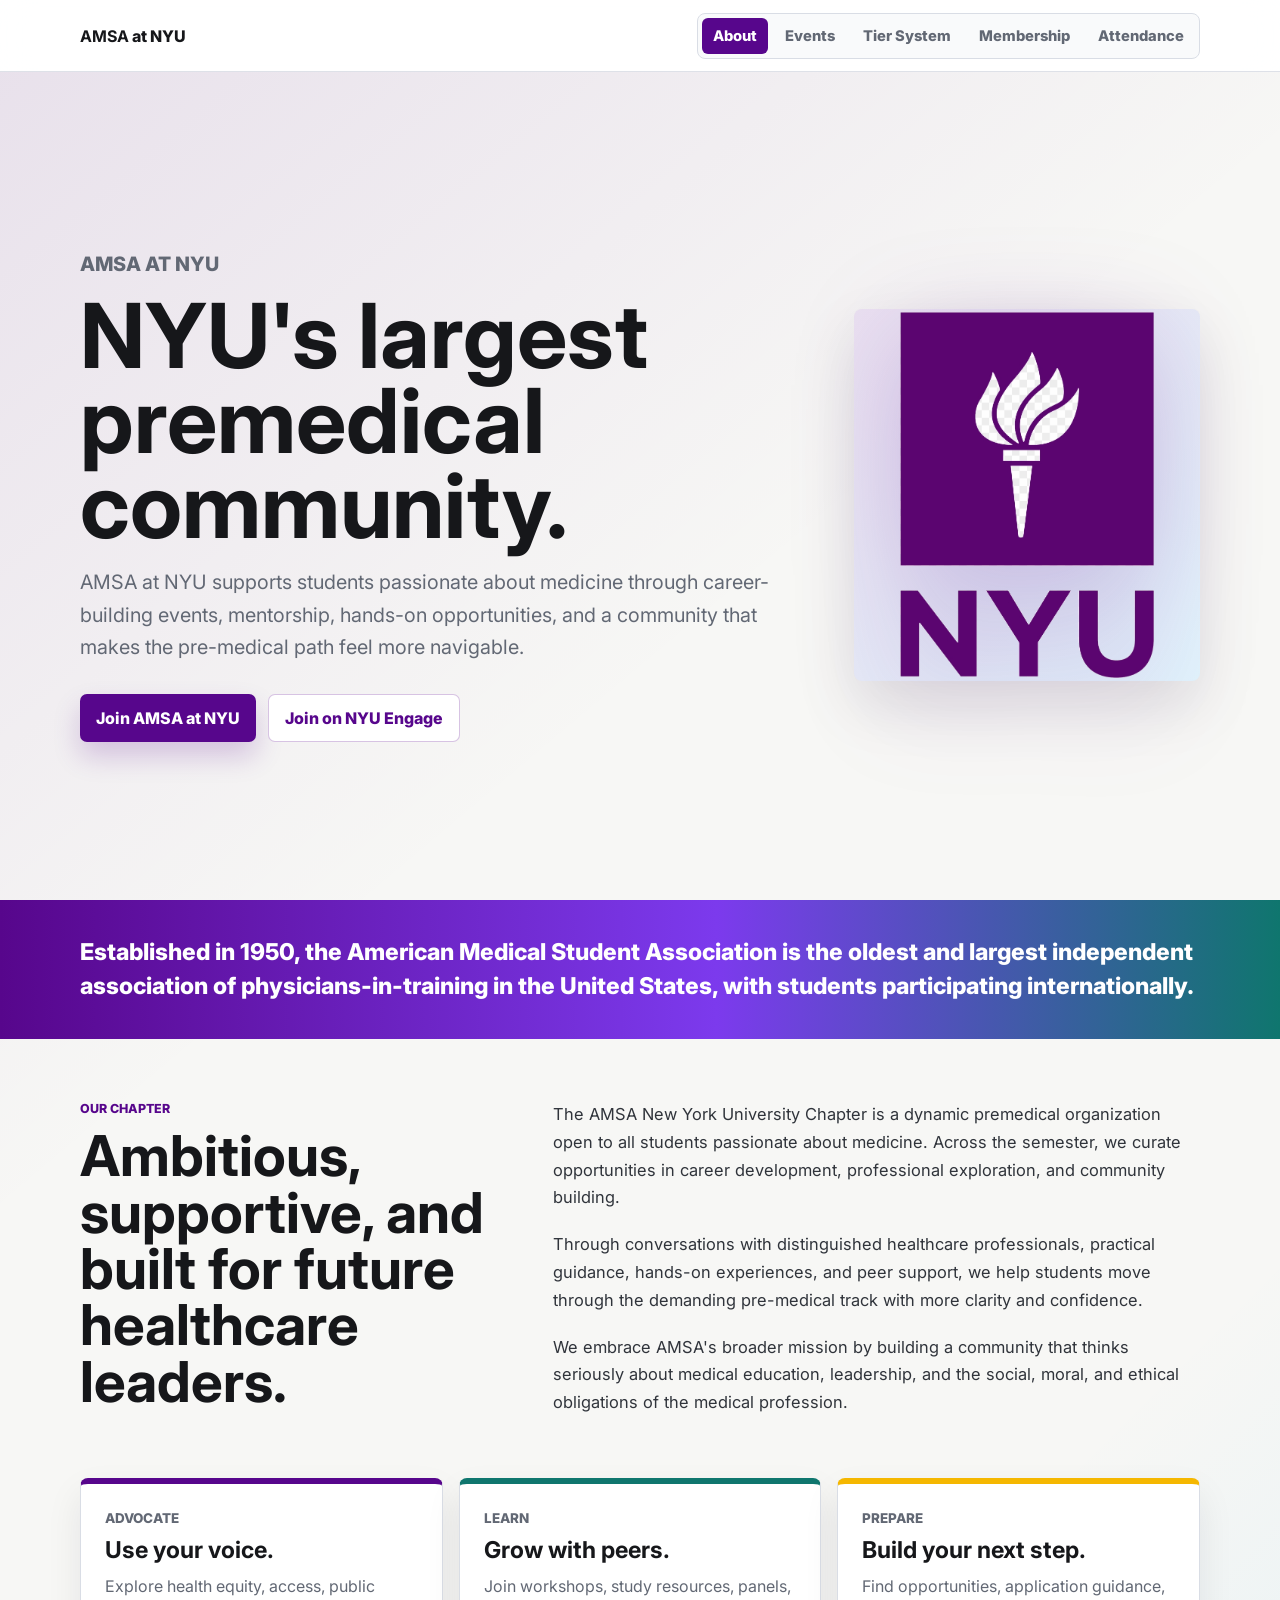
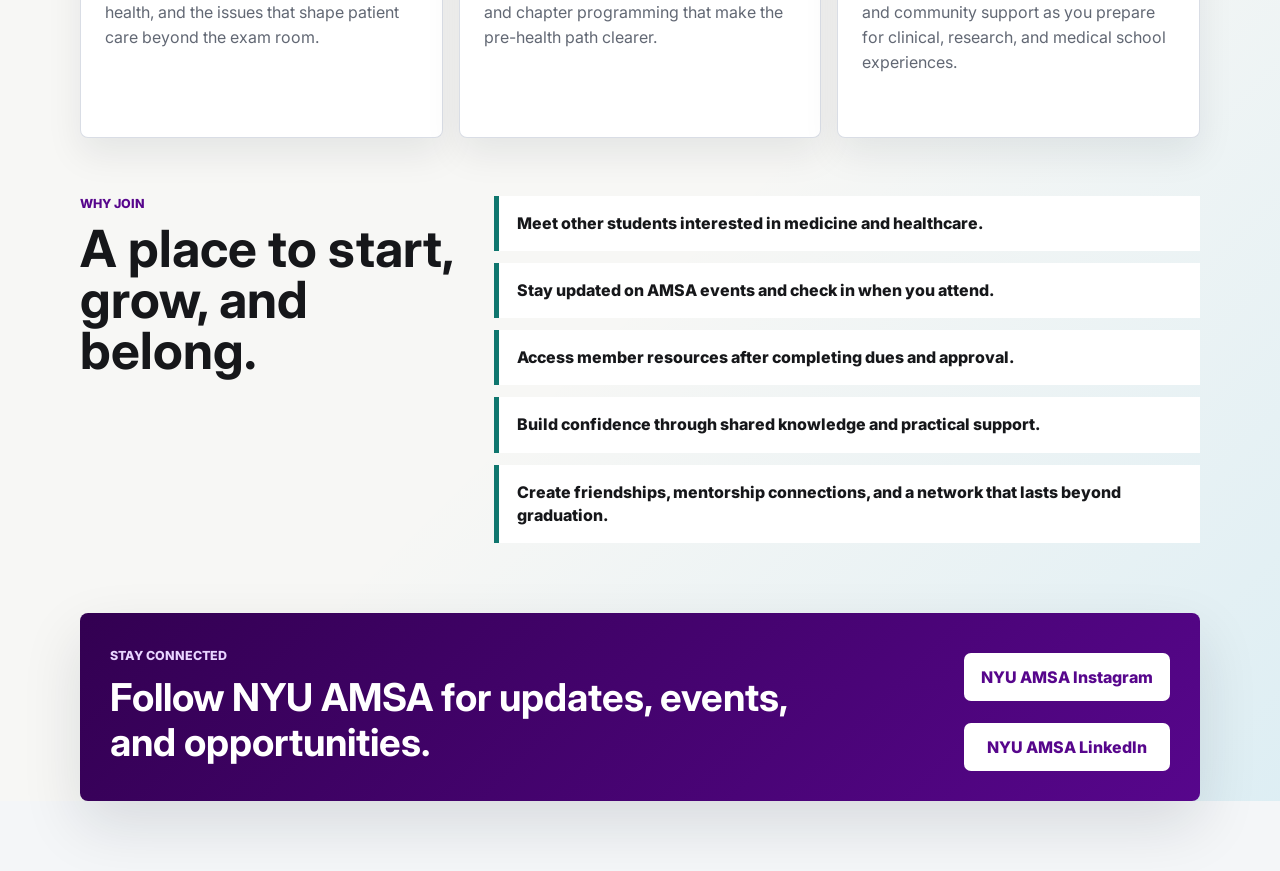
<file: index.html>
<!doctype html>
<html lang="en">
  <head>
    <meta charset="UTF-8" />
    <meta name="viewport" content="width=device-width, initial-scale=1.0" />
    <title>About AMSA at NYU</title>
    <link rel="icon" href="assets/favicon.svg" type="image/svg+xml" />
    <link rel="preconnect" href="https://fonts.googleapis.com" />
    <link rel="preconnect" href="https://fonts.gstatic.com" crossorigin />
    <link
      href="https://fonts.googleapis.com/css2?family=Inter:wght@400;500;600;700;800&display=swap"
      rel="stylesheet"
    />
    <link rel="stylesheet" href="styles.css?v=tiers-1" />
  </head>
  <body>
    <header class="site-header">
      <a class="site-brand" href="index.html">
        <span><strong>AMSA</strong> at NYU</span>
      </a>
      <nav class="site-nav" aria-label="Primary navigation">
        <a class="is-active" href="index.html">About</a>
        <a href="events.html">Events</a>
        <a href="tiers.html">Tier System</a>
        <a href="membership.html">Membership</a>
        <a href="attendance.html">Attendance</a>
      </nav>
    </header>

    <main class="about-page">
      <section class="about-hero">
        <div class="about-hero__copy">
          <p class="section-kicker">AMSA at NYU</p>
          <h1>NYU's largest premedical community.</h1>
          <p>
            AMSA at NYU supports students passionate about medicine through
            career-building events, mentorship, hands-on opportunities, and a
            community that makes the pre-medical path feel more navigable.
          </p>
          <div class="hero-actions">
            <a class="primary-link" href="membership.html">Join AMSA at NYU</a>
            <a
              class="secondary-link"
              href="https://engage.nyu.edu/organization/american-medical-students-association"
              target="_blank"
              rel="noopener"
            >
              Join on NYU Engage
            </a>
          </div>
        </div>
        <div class="about-hero__mark" aria-hidden="true">
          <img src="assets/nyu-logo.png" alt="" />
        </div>
      </section>

      <section class="about-band">
        <p>
          Established in 1950, the American Medical Student Association is the
          oldest and largest independent association of physicians-in-training
          in the United States, with students participating internationally.
        </p>
      </section>

      <section class="about-story" aria-label="About AMSA at NYU">
        <div>
          <p class="section-kicker">Our chapter</p>
          <h2>Ambitious, supportive, and built for future healthcare leaders.</h2>
        </div>
        <div class="about-story__copy">
          <p>
            The AMSA New York University Chapter is a dynamic premedical
            organization open to all students passionate about medicine. Across
            the semester, we curate opportunities in career development,
            professional exploration, and community building.
          </p>
          <p>
            Through conversations with distinguished healthcare professionals,
            practical guidance, hands-on experiences, and peer support, we help
            students move through the demanding pre-medical track with more
            clarity and confidence.
          </p>
          <p>
            We embrace AMSA's broader mission by building a community that
            thinks seriously about medical education, leadership, and the
            social, moral, and ethical obligations of the medical profession.
          </p>
        </div>
      </section>

      <section class="about-grid" aria-label="What AMSA at NYU does">
        <article>
          <p class="card-kicker">Advocate</p>
          <h2>Use your voice.</h2>
          <p>
            Explore health equity, access, public health, and the issues that
            shape patient care beyond the exam room.
          </p>
        </article>
        <article>
          <p class="card-kicker">Learn</p>
          <h2>Grow with peers.</h2>
          <p>
            Join workshops, study resources, panels, and chapter programming
            that make the pre-health path clearer.
          </p>
        </article>
        <article>
          <p class="card-kicker">Prepare</p>
          <h2>Build your next step.</h2>
          <p>
            Find opportunities, application guidance, and community support as
            you prepare for clinical, research, and medical school experiences.
          </p>
        </article>
      </section>

      <section class="about-split">
        <div>
          <p class="section-kicker">Why join</p>
          <h2>A place to start, grow, and belong.</h2>
        </div>
        <div class="about-list">
          <p>Meet other students interested in medicine and healthcare.</p>
          <p>Stay updated on AMSA events and check in when you attend.</p>
          <p>Access member resources after completing dues and approval.</p>
          <p>Build confidence through shared knowledge and practical support.</p>
          <p>Create friendships, mentorship connections, and a network that lasts beyond graduation.</p>
        </div>
      </section>

      <section class="about-connect" aria-label="Connect with AMSA at NYU">
        <div>
          <p class="section-kicker">Stay connected</p>
          <h2>Follow NYU AMSA for updates, events, and opportunities.</h2>
        </div>
        <div class="connect-links">
          <a
            class="secondary-link secondary-link--light"
            href="https://www.instagram.com/nyuamsa/"
            target="_blank"
            rel="noopener"
          >
            NYU AMSA Instagram
          </a>
          <a
            class="secondary-link secondary-link--light"
            href="https://linkedin.com/in/nyuamsa"
            target="_blank"
            rel="noopener"
          >
            NYU AMSA LinkedIn
          </a>
        </div>
      </section>
    </main>
  </body>
</html>
</file>
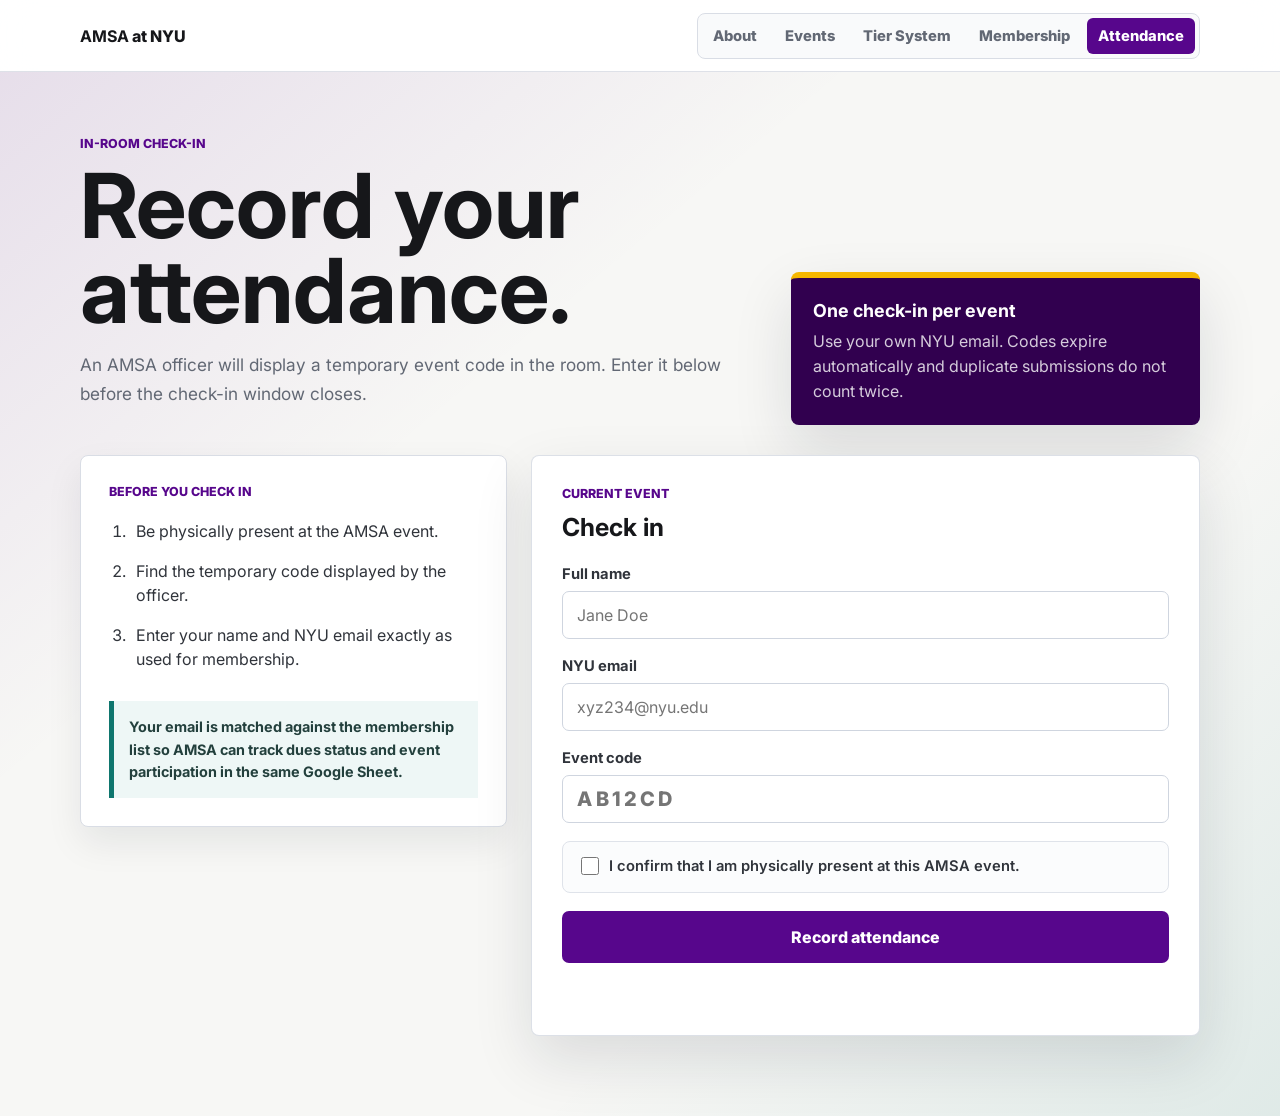
<file: attendance.html>
<!doctype html>
<html lang="en">
  <head>
    <meta charset="UTF-8" />
    <meta name="viewport" content="width=device-width, initial-scale=1.0" />
    <title>AMSA at NYU Attendance</title>
    <link rel="icon" href="assets/favicon.svg" type="image/svg+xml" />
    <link rel="preconnect" href="https://fonts.googleapis.com" />
    <link rel="preconnect" href="https://fonts.gstatic.com" crossorigin />
    <link
      href="https://fonts.googleapis.com/css2?family=Inter:wght@400;500;600;700;800&display=swap"
      rel="stylesheet"
    />
    <link rel="stylesheet" href="styles.css?v=tiers-1" />
  </head>
  <body>
    <header class="site-header">
      <a class="site-brand" href="index.html">
        <span><strong>AMSA</strong> at NYU</span>
      </a>
      <nav class="site-nav" aria-label="Primary navigation">
        <a href="index.html">About</a>
        <a href="events.html">Events</a>
        <a href="tiers.html">Tier System</a>
        <a href="membership.html">Membership</a>
        <a class="is-active" href="attendance.html">Attendance</a>
      </nav>
    </header>

    <main class="attendance-page">
      <section class="attendance-intro">
        <div>
          <p class="section-kicker">In-room check-in</p>
          <h1>Record your attendance.</h1>
          <p>
            An AMSA officer will display a temporary event code in the room.
            Enter it below before the check-in window closes.
          </p>
        </div>
        <aside class="attendance-rule" aria-label="How attendance check-in works">
          <strong>One check-in per event</strong>
          <p>
            Use your own NYU email. Codes expire automatically and duplicate
            submissions do not count twice.
          </p>
        </aside>
      </section>

      <section class="attendance-workspace" aria-label="Event attendance form">
        <div class="attendance-steps">
          <p class="section-kicker">Before you check in</p>
          <ol>
            <li>Be physically present at the AMSA event.</li>
            <li>Find the temporary code displayed by the officer.</li>
            <li>Enter your name and NYU email exactly as used for membership.</li>
          </ol>
          <p class="attendance-note">
            Your email is matched against the membership list so AMSA can track
            dues status and event participation in the same Google Sheet.
          </p>
        </div>

        <form class="signup-form attendance-form" id="attendanceForm">
          <div class="form-header">
            <p class="section-kicker">Current event</p>
            <h2>Check in</h2>
          </div>

          <label>
            <span>Full name</span>
            <input
              id="attendanceName"
              name="fullName"
              type="text"
              autocomplete="name"
              placeholder="Jane Doe"
              required
            />
          </label>

          <label>
            <span>NYU email</span>
            <input
              id="attendanceEmail"
              name="email"
              type="email"
              autocomplete="email"
              placeholder="xyz234@nyu.edu"
              pattern="^[A-Za-z0-9._%+-]+@nyu\.edu$"
              required
            />
          </label>

          <label>
            <span>Event code</span>
            <input
              id="attendanceCode"
              name="eventCode"
              class="event-code-input"
              type="text"
              inputmode="text"
              autocomplete="one-time-code"
              autocapitalize="characters"
              maxlength="8"
              placeholder="AB12CD"
              required
            />
          </label>

          <label class="check-row">
            <input id="inRoom" name="inRoom" type="checkbox" required />
            <span>I confirm that I am physically present at this AMSA event.</span>
          </label>

          <button class="submit-button" type="submit">
            <span>Record attendance</span>
          </button>

          <p class="status" id="attendanceStatus" role="status" aria-live="polite"></p>
        </form>
      </section>
    </main>

    <script src="config.js"></script>
    <script src="attendance.js?v=3"></script>
  </body>
</html>
</file>
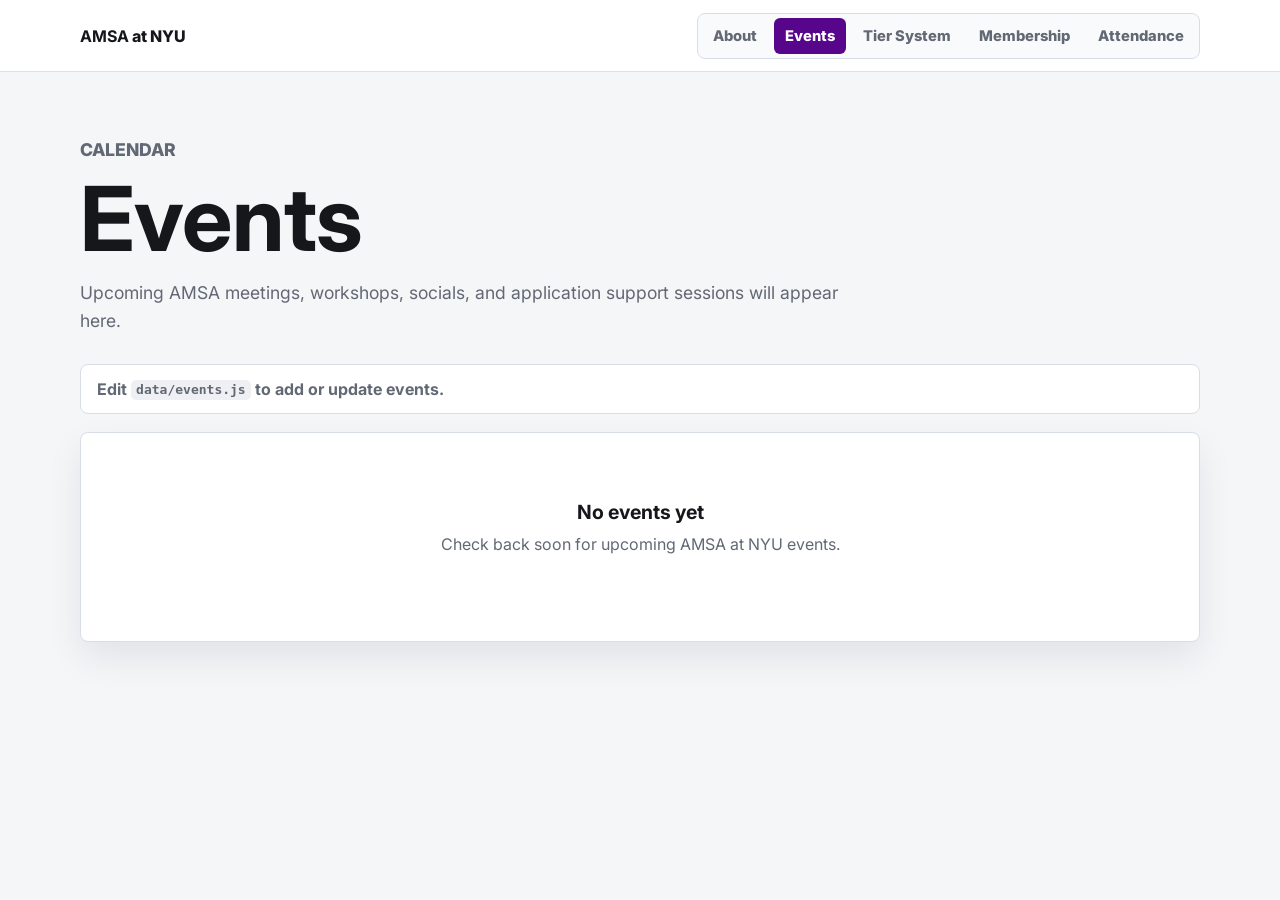
<file: events.html>
<!doctype html>
<html lang="en">
  <head>
    <meta charset="UTF-8" />
    <meta name="viewport" content="width=device-width, initial-scale=1.0" />
    <title>AMSA at NYU Events</title>
    <link rel="icon" href="assets/favicon.svg" type="image/svg+xml" />
    <link rel="preconnect" href="https://fonts.googleapis.com" />
    <link rel="preconnect" href="https://fonts.gstatic.com" crossorigin />
    <link
      href="https://fonts.googleapis.com/css2?family=Inter:wght@400;500;600;700;800&display=swap"
      rel="stylesheet"
    />
    <link rel="stylesheet" href="styles.css?v=tiers-1" />
  </head>
  <body>
    <header class="site-header">
      <a class="site-brand" href="index.html">
        <span><strong>AMSA</strong> at NYU</span>
      </a>
      <nav class="site-nav" aria-label="Primary navigation">
        <a href="index.html">About</a>
        <a class="is-active" href="events.html">Events</a>
        <a href="tiers.html">Tier System</a>
        <a href="membership.html">Membership</a>
        <a href="attendance.html">Attendance</a>
      </nav>
    </header>

    <main class="directory-page">
      <section class="directory-hero">
        <p class="section-kicker">Calendar</p>
        <h1>Events</h1>
        <p>
          Upcoming AMSA meetings, workshops, socials, and application support
          sessions will appear here.
        </p>
      </section>

      <section class="directory-toolbar" aria-label="Events update note">
        <p>Edit <code>data/events.js</code> to add or update events.</p>
      </section>

      <section class="listing-grid" id="eventsList" aria-label="Events list"></section>
    </main>

    <script src="data/events.js"></script>
    <script src="listing-page.js"></script>
    <script>
      renderListingPage({
        targetId: "eventsList",
        items: window.AMSA_EVENTS,
        emptyTitle: "No events yet",
        emptyMessage: "Check back soon for upcoming AMSA at NYU events.",
        actionLabel: "Details"
      });
    </script>
  </body>
</html>
</file>
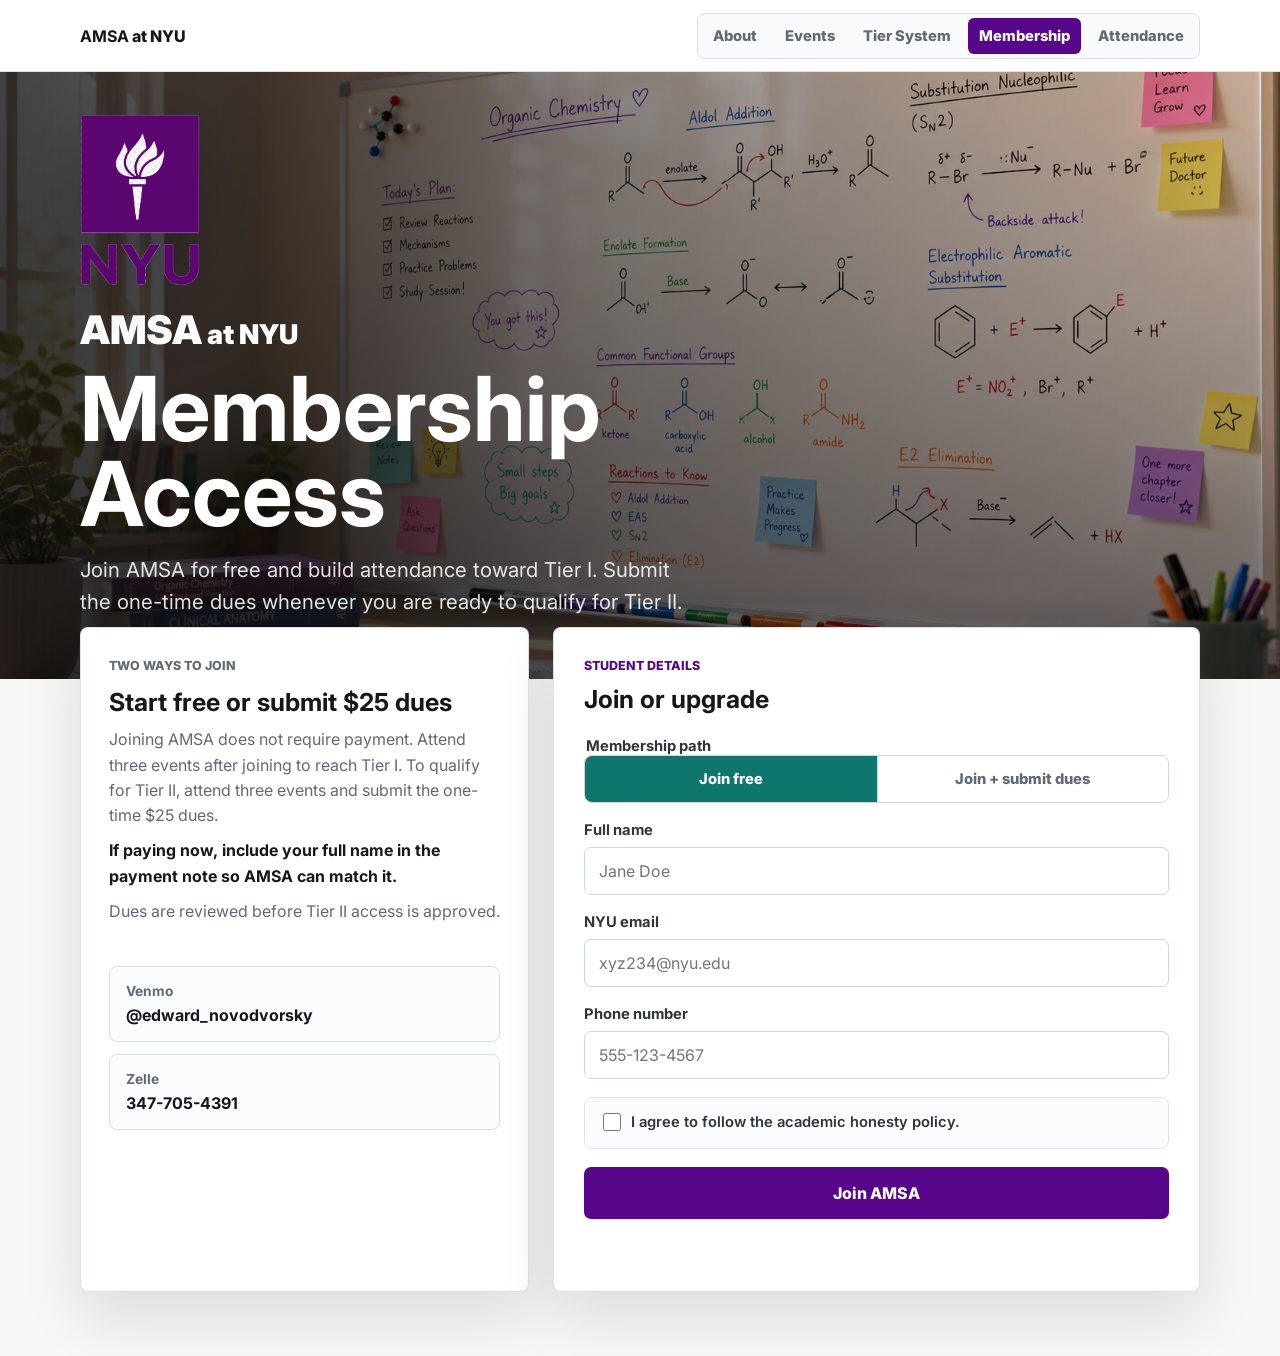
<file: membership.html>
<!doctype html>
<html lang="en">
  <head>
    <meta charset="UTF-8" />
    <meta name="viewport" content="width=device-width, initial-scale=1.0" />
    <title>AMSA at NYU Membership</title>
    <link rel="icon" href="assets/favicon.svg" type="image/svg+xml" />
    <link rel="preconnect" href="https://fonts.googleapis.com" />
    <link rel="preconnect" href="https://fonts.gstatic.com" crossorigin />
    <link
      href="https://fonts.googleapis.com/css2?family=Inter:wght@400;500;600;700;800&display=swap"
      rel="stylesheet"
    />
    <link rel="stylesheet" href="styles.css?v=tiers-1" />
  </head>
  <body>
    <header class="site-header">
      <a class="site-brand" href="index.html">
        <span><strong>AMSA</strong> at NYU</span>
      </a>
      <nav class="site-nav" aria-label="Primary navigation">
        <a href="index.html">About</a>
        <a href="events.html">Events</a>
        <a href="tiers.html">Tier System</a>
        <a class="is-active" href="membership.html">Membership</a>
        <a href="attendance.html">Attendance</a>
      </nav>
    </header>

    <main class="page-shell">
      <section class="hero" aria-label="AMSA membership sign up">
        <img class="hero__image" src="assets/organic-chem-whiteboard-bright-hero.png" alt="" />
        <div class="hero__shade"></div>
        <div class="hero__content">
          <div class="hero__brand-row" aria-label="AMSA and NYU">
            <img class="hero__logo hero__logo--nyu" src="assets/nyu-logo.png" alt="NYU" />
          </div>
          <p class="eyebrow hero__club-name"><span>AMSA</span> at NYU</p>
          <h1>Membership Access</h1>
          <p class="hero__copy">
            Join AMSA for free and build attendance toward Tier I. Submit the
            one-time dues whenever you are ready to qualify for Tier II.
          </p>
        </div>
      </section>

      <section class="workspace" aria-label="Membership form and payment details">
        <aside class="payment-panel">
          <div>
            <p class="section-kicker">Two ways to join</p>
            <h2>Start free or submit $25 dues</h2>
            <p>
              Joining AMSA does not require payment. Attend three events after
              joining to reach Tier I. To qualify for Tier II, attend three
              events and submit the one-time $25 dues.
              <strong class="required-note">If paying now, include your full name in the payment note so AMSA can match it.</strong>
              Dues are reviewed before Tier II access is approved.
            </p>
          </div>

          <div class="payment-methods">
            <div class="payment-method">
              <span>Venmo</span>
              <strong id="venmoHandle">@edward_novodvorsky</strong>
            </div>
            <div class="payment-method">
              <span>Zelle</span>
              <strong id="zelleHandle">347-705-4391</strong>
            </div>
          </div>

        </aside>

        <form class="signup-form" id="signupForm">
          <div class="form-header">
            <p class="section-kicker">Student details</p>
            <h2>Join or upgrade</h2>
          </div>

          <fieldset>
            <legend>Membership path</legend>
            <div class="segmented membership-path">
              <label>
                <input type="radio" name="membershipTrack" value="free" checked />
                <span>Join free</span>
              </label>
              <label>
                <input type="radio" name="membershipTrack" value="paid" />
                <span>Join + submit dues</span>
              </label>
            </div>
          </fieldset>

          <label>
            <span>Full name</span>
            <input
              id="fullName"
              name="fullName"
              type="text"
              autocomplete="name"
              placeholder="Jane Doe"
              required
            />
          </label>

          <label>
            <span>NYU email</span>
            <input
              id="email"
              name="email"
              type="email"
              autocomplete="email"
              placeholder="xyz234@nyu.edu"
              pattern="^[A-Za-z0-9._%+-]+@nyu\.edu$"
              required
            />
          </label>

          <label>
            <span>Phone number</span>
            <input
              id="phone"
              name="phone"
              type="tel"
              autocomplete="tel"
              placeholder="555-123-4567"
              required
            />
          </label>

          <fieldset class="payment-only" id="paymentFields" hidden>
            <legend>Payment method</legend>
            <div class="segmented">
              <label>
                <input type="radio" name="paymentMethod" value="Venmo" checked />
                <span>Venmo</span>
              </label>
              <label>
                <input type="radio" name="paymentMethod" value="Zelle" />
                <span>Zelle</span>
              </label>
            </div>
          </fieldset>

          <label class="payment-only" id="paymentNoteField" hidden>
            <span>Payment note or username</span>
            <input
              id="paymentNote"
              name="paymentNote"
              type="text"
              placeholder="Use the same full name from your payment note"
            />
          </label>

          <label class="check-row payment-only" id="paymentConfirmationField" hidden>
            <input id="paymentSent" name="paymentSent" type="checkbox" />
            <span><strong>✓ I have sent the one-time $25 payment and included my full name in the payment note.</strong></span>
          </label>

          <label class="check-row">
            <input id="honestyPolicy" name="honestyPolicy" type="checkbox" required />
            <span>I agree to follow the academic honesty policy.</span>
          </label>

          <button class="submit-button" type="submit">
            <span id="membershipSubmitLabel">Join AMSA</span>
          </button>

          <p class="status" id="formStatus" role="status" aria-live="polite"></p>
        </form>
      </section>
    </main>

    <script src="config.js"></script>
    <script src="script.js?v=concurrency-1"></script>
  </body>
</html>
</file>
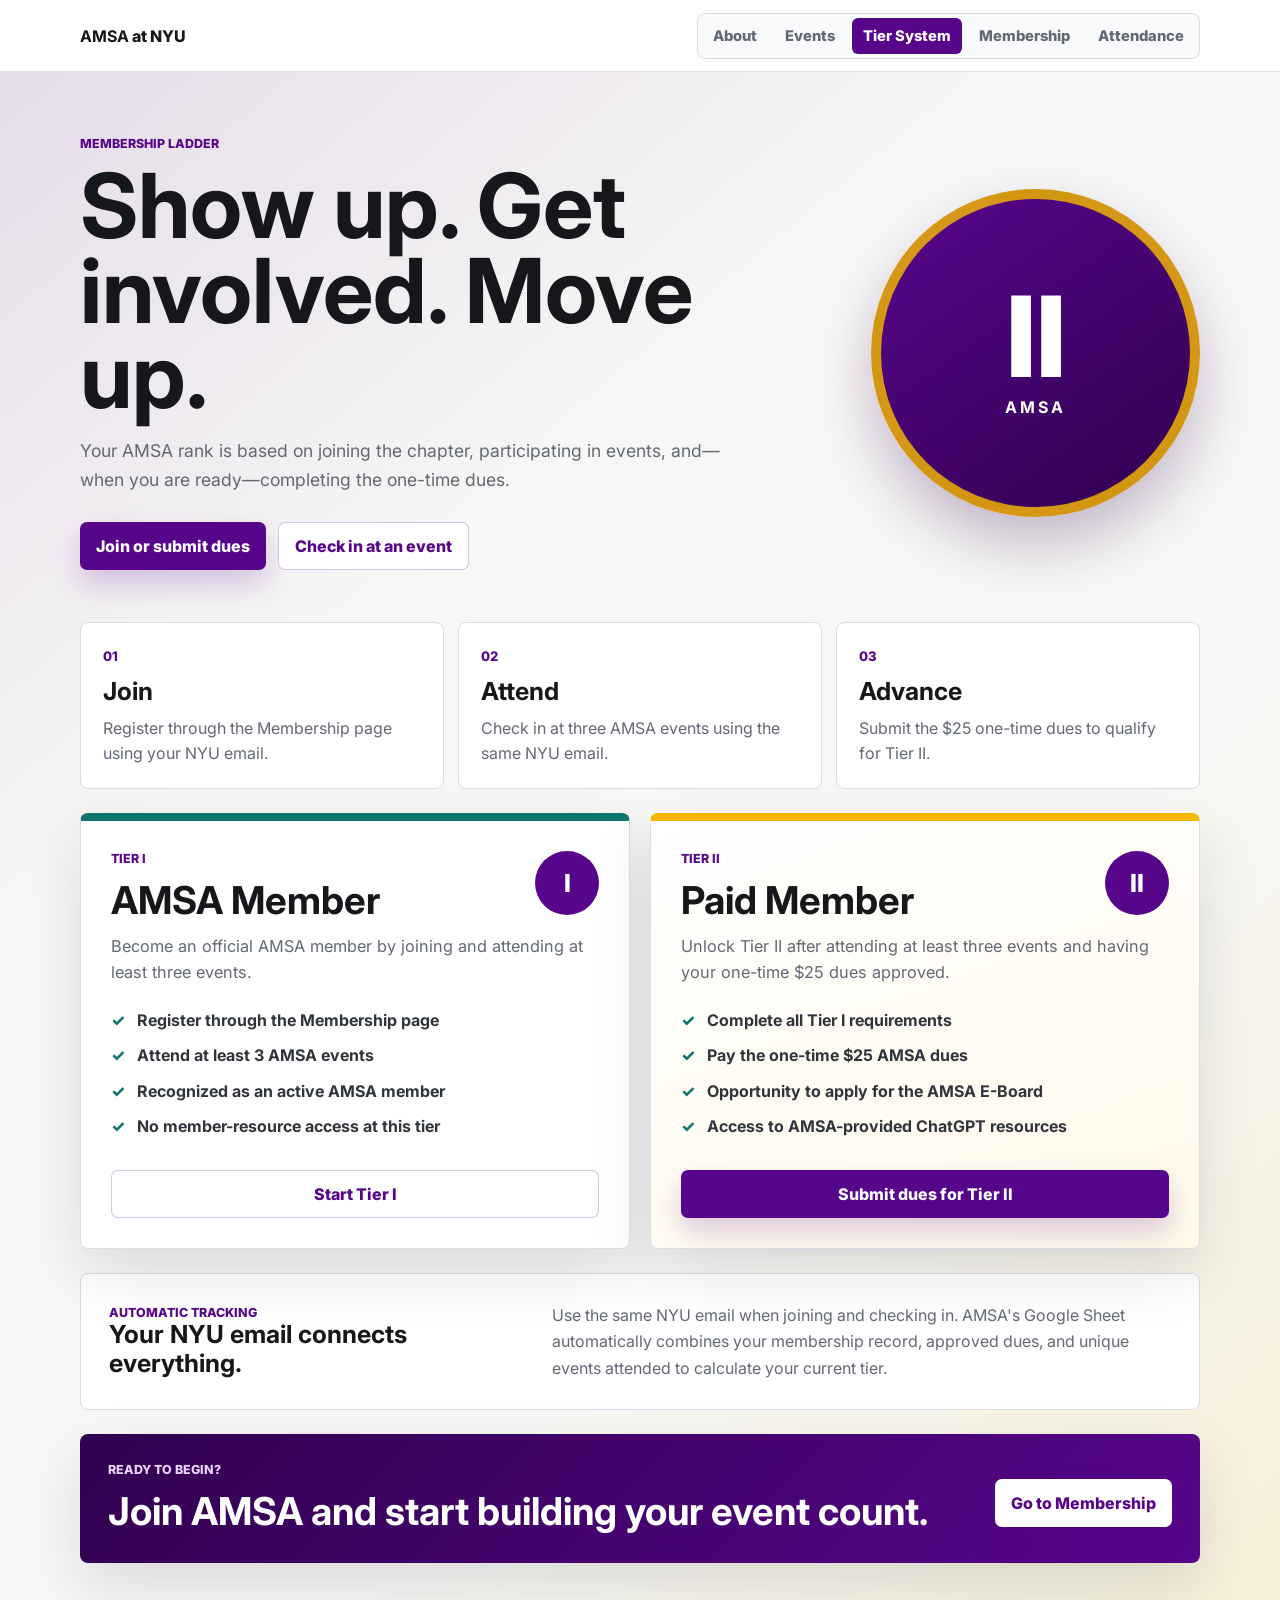
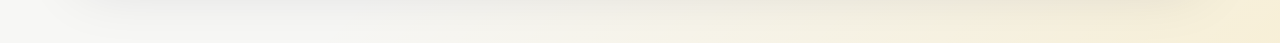
<file: tiers.html>
<!doctype html>
<html lang="en">
  <head>
    <meta charset="UTF-8" />
    <meta name="viewport" content="width=device-width, initial-scale=1.0" />
    <title>AMSA at NYU Tier System</title>
    <link rel="icon" href="assets/favicon.svg" type="image/svg+xml" />
    <link rel="preconnect" href="https://fonts.googleapis.com" />
    <link rel="preconnect" href="https://fonts.gstatic.com" crossorigin />
    <link
      href="https://fonts.googleapis.com/css2?family=Inter:wght@400;500;600;700;800&display=swap"
      rel="stylesheet"
    />
    <link rel="stylesheet" href="styles.css?v=tiers-1" />
  </head>
  <body>
    <header class="site-header">
      <a class="site-brand" href="index.html">
        <span><strong>AMSA</strong> at NYU</span>
      </a>
      <nav class="site-nav" aria-label="Primary navigation">
        <a href="index.html">About</a>
        <a href="events.html">Events</a>
        <a class="is-active" href="tiers.html">Tier System</a>
        <a href="membership.html">Membership</a>
        <a href="attendance.html">Attendance</a>
      </nav>
    </header>

    <main class="tier-page">
      <section class="tier-hero">
        <div>
          <p class="section-kicker">Membership ladder</p>
          <h1>Show up. Get involved. Move up.</h1>
          <p>
            Your AMSA rank is based on joining the chapter, participating in
            events, and—when you are ready—completing the one-time dues.
          </p>
          <div class="hero-actions">
            <a class="primary-link" href="membership.html">Join or submit dues</a>
            <a class="secondary-link" href="attendance.html">Check in at an event</a>
          </div>
        </div>
        <div class="tier-hero__badge" aria-hidden="true">
          <span>II</span>
          <strong>AMSA</strong>
        </div>
      </section>

      <section class="tier-steps" aria-label="How the AMSA tier system works">
        <article>
          <span>01</span>
          <h2>Join</h2>
          <p>Register through the Membership page using your NYU email.</p>
        </article>
        <article>
          <span>02</span>
          <h2>Attend</h2>
          <p>Check in at three AMSA events using the same NYU email.</p>
        </article>
        <article>
          <span>03</span>
          <h2>Advance</h2>
          <p>Submit the $25 one-time dues to qualify for Tier II.</p>
        </article>
      </section>

      <section class="tier-grid" aria-label="AMSA membership tiers">
        <article class="tier-card tier-card--one">
          <div class="tier-card__heading">
            <div>
              <p class="section-kicker">Tier I</p>
              <h2>AMSA Member</h2>
            </div>
            <span class="tier-number">I</span>
          </div>
          <p class="tier-card__summary">
            Become an official AMSA member by joining and attending at least
            three events.
          </p>
          <ul>
            <li>Register through the Membership page</li>
            <li>Attend at least 3 AMSA events</li>
            <li>Recognized as an active AMSA member</li>
            <li>No member-resource access at this tier</li>
          </ul>
          <a class="secondary-link tier-card__action" href="membership.html">Start Tier I</a>
        </article>

        <article class="tier-card tier-card--two">
          <div class="tier-card__heading">
            <div>
              <p class="section-kicker">Tier II</p>
              <h2>Paid Member</h2>
            </div>
            <span class="tier-number">II</span>
          </div>
          <p class="tier-card__summary">
            Unlock Tier II after attending at least three events and having
            your one-time $25 dues approved.
          </p>
          <ul>
            <li>Complete all Tier I requirements</li>
            <li>Pay the one-time $25 AMSA dues</li>
            <li>Opportunity to apply for the AMSA E-Board</li>
            <li>Access to AMSA-provided ChatGPT resources</li>
          </ul>
          <a class="primary-link tier-card__action" href="membership.html">Submit dues for Tier II</a>
        </article>
      </section>

      <section class="tier-tracking">
        <div>
          <p class="section-kicker">Automatic tracking</p>
          <h2>Your NYU email connects everything.</h2>
        </div>
        <p>
          Use the same NYU email when joining and checking in. AMSA's Google
          Sheet automatically combines your membership record, approved dues,
          and unique events attended to calculate your current tier.
        </p>
      </section>

      <section class="tier-cta">
        <div>
          <p class="section-kicker">Ready to begin?</p>
          <h2>Join AMSA and start building your event count.</h2>
        </div>
        <a class="primary-link" href="membership.html">Go to Membership</a>
      </section>
    </main>
  </body>
</html>
</file>
<file: styles.css>
:root {
  color-scheme: light;
  --ink: #16171a;
  --muted: #626874;
  --line: #d9dde5;
  --panel: #ffffff;
  --soft: #f4f6f8;
  --violet: #57068c;
  --violet-dark: #31004f;
  --gold: #f5b700;
  --teal: #0f766e;
  --coral: #c2410c;
  --sky: #0ea5e9;
  --shadow: 0 24px 60px rgba(17, 24, 39, 0.12);
}

* {
  box-sizing: border-box;
}

[hidden] {
  display: none !important;
}

body {
  margin: 0;
  font-family: Inter, system-ui, -apple-system, BlinkMacSystemFont, "Segoe UI", sans-serif;
  color: var(--ink);
  background: var(--soft);
}

a {
  color: inherit;
}

button,
input {
  font: inherit;
}

.site-header {
  position: sticky;
  top: 0;
  z-index: 10;
  display: flex;
  align-items: center;
  justify-content: space-between;
  gap: 20px;
  min-height: 72px;
  padding: 12px max(20px, calc((100vw - 1120px) / 2));
  border-bottom: 1px solid rgba(217, 221, 229, 0.86);
  background: rgba(255, 255, 255, 0.92);
  backdrop-filter: blur(16px);
}

.site-brand {
  display: inline-flex;
  align-items: center;
  color: var(--ink);
  font-weight: 800;
  text-decoration: none;
}

.site-brand span {
  white-space: nowrap;
}

.site-nav {
  display: flex;
  align-items: center;
  gap: 6px;
  padding: 4px;
  border: 1px solid var(--line);
  border-radius: 8px;
  background: #f9fafb;
}

.site-nav a {
  padding: 9px 11px;
  border-radius: 6px;
  color: var(--muted);
  font-size: 0.92rem;
  font-weight: 800;
  text-decoration: none;
}

.site-nav a:hover,
.site-nav a.is-active {
  color: #fff;
  background: var(--violet);
}

.page-shell {
  min-height: 100vh;
  background: #f7f7f5;
}

.about-page {
  background:
    linear-gradient(140deg, rgba(87, 6, 140, 0.09), transparent 34%),
    linear-gradient(315deg, rgba(14, 165, 233, 0.11), transparent 32%),
    #f7f7f5;
}

.about-hero {
  width: min(1120px, calc(100% - 40px));
  min-height: calc(100vh - 72px);
  margin: 0 auto;
  padding: 66px 0 48px;
  display: grid;
  grid-template-columns: minmax(0, 1.08fr) minmax(220px, 0.52fr);
  gap: 54px;
  align-items: center;
}

.about-hero h1 {
  max-width: 840px;
  color: var(--ink);
  font-size: clamp(3.1rem, 7vw, 6.9rem);
}

.about-hero p {
  max-width: 720px;
  color: var(--muted);
  font-size: clamp(1.02rem, 1.8vw, 1.24rem);
  line-height: 1.65;
}

.about-hero__mark {
  display: grid;
  place-items: center;
  min-height: 360px;
  border-radius: 8px;
  background:
    linear-gradient(135deg, rgba(87, 6, 140, 0.12), rgba(14, 165, 233, 0.12)),
    #fff;
  box-shadow: 0 24px 60px rgba(17, 24, 39, 0.1);
}

.about-hero__mark img {
  width: min(260px, 44vw);
  height: auto;
  filter: drop-shadow(0 24px 52px rgba(87, 6, 140, 0.22));
}

.hero-actions {
  display: flex;
  align-items: center;
  gap: 12px;
  flex-wrap: wrap;
}

.primary-link {
  display: inline-flex;
  align-items: center;
  justify-content: center;
  min-height: 48px;
  margin-top: 10px;
  padding: 0 16px;
  border-radius: 7px;
  color: #fff;
  background: var(--violet);
  font-weight: 800;
  text-decoration: none;
  box-shadow: 0 14px 28px rgba(87, 6, 140, 0.2);
  transition: transform 160ms ease, box-shadow 160ms ease, background 160ms ease;
}

.primary-link:hover {
  background: var(--violet-dark);
  box-shadow: 0 18px 34px rgba(87, 6, 140, 0.28);
  transform: translateY(-2px);
}

.secondary-link {
  display: inline-flex;
  align-items: center;
  justify-content: center;
  min-height: 48px;
  margin-top: 10px;
  padding: 0 16px;
  border: 1px solid rgba(87, 6, 140, 0.24);
  border-radius: 7px;
  color: var(--violet);
  background: #fff;
  font-weight: 800;
  text-decoration: none;
  transition: transform 160ms ease, box-shadow 160ms ease, border-color 160ms ease;
}

.secondary-link:hover {
  border-color: var(--violet);
  box-shadow: 0 14px 28px rgba(17, 24, 39, 0.1);
  transform: translateY(-2px);
}

.about-band {
  background:
    linear-gradient(90deg, var(--violet), #7c3aed 56%, var(--teal));
  color: #fff;
}

.about-band p {
  width: min(1120px, calc(100% - 40px));
  margin: 0 auto;
  padding: 36px 0;
  font-size: clamp(1.12rem, 2vw, 1.45rem);
  font-weight: 800;
  line-height: 1.45;
}

.about-story {
  width: min(1120px, calc(100% - 40px));
  margin: 0 auto;
  padding: 62px 0 0;
  display: grid;
  grid-template-columns: minmax(240px, 0.8fr) minmax(0, 1.2fr);
  gap: 42px;
}

.about-story h2 {
  font-size: clamp(2rem, 4.4vw, 4.2rem);
  line-height: 1;
}

.about-story__copy {
  display: grid;
  gap: 16px;
}

.about-story__copy p {
  margin: 0;
  color: #30343b;
  font-size: 1.03rem;
  line-height: 1.68;
}

.about-grid,
.about-split,
.about-connect {
  width: min(1120px, calc(100% - 40px));
  margin: 0 auto;
}

.about-grid {
  padding: 58px 0;
  display: grid;
  grid-template-columns: repeat(3, 1fr);
  gap: 16px;
}

.about-grid article {
  min-height: 260px;
  padding: 24px;
  border: 1px solid var(--line);
  border-radius: 8px;
  background: #fff;
  box-shadow: 0 16px 36px rgba(17, 24, 39, 0.08);
  transition:
    transform 180ms ease,
    box-shadow 180ms ease,
    border-color 180ms ease,
    background 180ms ease;
}

.about-grid article:nth-child(1) {
  border-top: 6px solid var(--violet);
}

.about-grid article:nth-child(2) {
  border-top: 6px solid var(--teal);
}

.about-grid article:nth-child(3) {
  border-top: 6px solid var(--gold);
}

.about-grid article:hover {
  border-color: rgba(87, 6, 140, 0.34);
  background: #fffdf7;
  box-shadow: 0 24px 48px rgba(17, 24, 39, 0.14);
  transform: translateY(-8px);
}

.about-grid h2 {
  font-size: 1.45rem;
}

.about-grid p {
  color: var(--muted);
  line-height: 1.58;
}

.about-split {
  padding: 0 0 70px;
  display: grid;
  grid-template-columns: minmax(220px, 0.7fr) minmax(0, 1.3fr);
  gap: 34px;
}

.about-split h2 {
  font-size: clamp(2rem, 4vw, 3.5rem);
  line-height: 1;
}

.about-list {
  display: grid;
  gap: 12px;
}

.about-list p {
  margin: 0;
  padding: 16px 18px;
  border-left: 5px solid var(--teal);
  background: #fff;
  color: var(--ink);
  font-weight: 800;
  line-height: 1.45;
}

.about-connect {
  margin-bottom: 70px;
  padding: 30px;
  display: flex;
  align-items: center;
  justify-content: space-between;
  gap: 24px;
  border-radius: 8px;
  color: #fff;
  background:
    linear-gradient(135deg, rgba(49, 0, 79, 0.96), rgba(87, 6, 140, 0.9)),
    var(--violet);
  box-shadow: var(--shadow);
}

.about-connect h2 {
  max-width: 720px;
  margin-bottom: 0;
  font-size: clamp(1.6rem, 3vw, 2.6rem);
}

.about-connect .section-kicker {
  color: #e9d5ff;
}

.connect-links {
  display: flex;
  flex-direction: column;
  gap: 12px;
  align-items: stretch;
  justify-content: center;
}

.secondary-link--light {
  flex: 0 0 auto;
  border-color: rgba(255, 255, 255, 0.42);
  color: var(--violet);
  background: #fff;
}

.hero {
  position: relative;
  min-height: clamp(460px, 62vh, 660px);
  display: flex;
  align-items: end;
  overflow: hidden;
  isolation: isolate;
}

.hero__image,
.hero__shade {
  position: absolute;
  inset: 0;
}

.hero__image {
  width: 100%;
  height: 100%;
  object-fit: cover;
  z-index: -2;
}

.hero__shade {
  background:
    linear-gradient(90deg, rgba(9, 10, 13, 0.76) 0%, rgba(9, 10, 13, 0.46) 43%, rgba(9, 10, 13, 0.08) 100%),
    linear-gradient(180deg, rgba(9, 10, 13, 0.03), rgba(9, 10, 13, 0.5));
  z-index: -1;
}

.hero__content {
  width: min(1120px, calc(100% - 40px));
  margin: 0 auto;
  padding: 0 0 62px;
  color: #fff;
}

.hero__brand-row {
  display: flex;
  align-items: center;
  gap: 18px;
  flex-wrap: wrap;
  margin-top: 42px;
  margin-bottom: 20px;
}

.hero__logo {
  display: block;
  height: auto;
  filter: drop-shadow(0 18px 38px rgba(0, 0, 0, 0.24));
}

.hero__logo--nyu {
  width: min(120px, 26vw);
}

.eyebrow,
.section-kicker {
  margin: 0 0 12px;
  font-size: 0.78rem;
  font-weight: 800;
  letter-spacing: 0;
  text-transform: uppercase;
}

.eyebrow {
  color: #d8c8ff;
}

.hero__club-name {
  font-size: clamp(1.05rem, 2.2vw, 1.7rem);
  font-weight: 900;
  color: #fff;
  text-transform: none;
}

.hero__club-name span {
  font-size: 1.45em;
  font-weight: 900;
}

h1,
h2,
p {
  margin-top: 0;
}

h1 {
  max-width: 720px;
  margin-bottom: 18px;
  font-size: clamp(3rem, 7vw, 6.6rem);
  line-height: 0.95;
  letter-spacing: 0;
}

.hero__copy {
  max-width: 620px;
  margin-bottom: 0;
  font-size: clamp(1rem, 2vw, 1.28rem);
  line-height: 1.55;
  color: rgba(255, 255, 255, 0.88);
}

.workspace {
  width: min(1120px, calc(100% - 40px));
  margin: -52px auto 0;
  padding-bottom: 64px;
  position: relative;
  display: grid;
  grid-template-columns: minmax(280px, 0.82fr) minmax(320px, 1.18fr);
  gap: 24px;
}

.payment-panel,
.signup-form {
  background: var(--panel);
  border: 1px solid rgba(217, 221, 229, 0.9);
  border-radius: 8px;
  box-shadow: var(--shadow);
}

.payment-panel {
  padding: 28px;
  display: flex;
  flex-direction: column;
  gap: 26px;
}

.section-kicker {
  color: var(--violet);
}

h2 {
  margin-bottom: 10px;
  font-size: 1.55rem;
  line-height: 1.18;
  letter-spacing: 0;
}

.payment-panel p,
.fine-print {
  color: var(--muted);
  line-height: 1.58;
}

.required-note {
  display: block;
  margin: 10px 0;
  color: var(--ink);
}

.payment-methods {
  display: grid;
  gap: 12px;
}

.payment-method {
  border: 1px solid var(--line);
  border-radius: 8px;
  padding: 16px;
  display: grid;
  gap: 6px;
  background: #fbfcfd;
}

.payment-method span {
  color: var(--muted);
  font-size: 0.86rem;
  font-weight: 700;
}

.payment-method strong {
  overflow-wrap: anywhere;
}

.fine-print {
  margin: auto 0 0;
  font-size: 0.88rem;
}

code {
  padding: 0.14rem 0.32rem;
  border-radius: 5px;
  background: #eef0f4;
}

.signup-form {
  padding: 30px;
  display: grid;
  gap: 18px;
}

.form-header {
  margin-bottom: 4px;
}

.form-header h2 {
  margin-bottom: 0;
}

label {
  display: grid;
  gap: 8px;
}

label > span,
legend {
  color: #30343b;
  font-size: 0.92rem;
  font-weight: 700;
}

input[type="text"],
input[type="email"],
input[type="tel"] {
  width: 100%;
  min-height: 48px;
  border: 1px solid #cfd5df;
  border-radius: 7px;
  padding: 0 14px;
  background: #fff;
  color: var(--ink);
}

input[type="text"]:focus,
input[type="email"]:focus,
input[type="tel"]:focus {
  outline: 3px solid rgba(87, 6, 140, 0.18);
  border-color: var(--violet);
}

fieldset {
  margin: 0;
  padding: 0;
  border: 0;
  display: grid;
  gap: 8px;
}

.segmented {
  display: grid;
  grid-template-columns: 1fr 1fr;
  border: 1px solid #cfd5df;
  border-radius: 8px;
  overflow: hidden;
}

.segmented label {
  display: block;
  cursor: pointer;
}

.segmented input {
  position: absolute;
  opacity: 0;
  pointer-events: none;
}

.segmented span {
  display: grid;
  min-height: 46px;
  place-items: center;
  color: var(--muted);
  font-weight: 800;
  background: #fff;
}

.segmented label + label span {
  border-left: 1px solid #cfd5df;
}

.segmented input:checked + span {
  color: #fff;
  background: var(--teal);
}

.check-row {
  grid-template-columns: 20px 1fr;
  align-items: start;
  gap: 12px;
  padding: 14px;
  border: 1px solid #dfe3ea;
  border-radius: 8px;
  background: #fbfcfd;
}

.check-row input {
  width: 18px;
  height: 18px;
  margin-top: 1px;
  accent-color: var(--violet);
}

.check-row span {
  color: #30343b;
  font-weight: 600;
  line-height: 1.45;
}

.submit-button {
  min-height: 52px;
  border: 0;
  border-radius: 7px;
  background: var(--violet);
  color: #fff;
  font-weight: 800;
  cursor: pointer;
  transition: transform 160ms ease, background 160ms ease;
}

.submit-button:hover {
  background: #46116d;
  transform: translateY(-1px);
}

.submit-button:disabled {
  cursor: progress;
  background: #8e7aa1;
  transform: none;
}

.status {
  min-height: 24px;
  margin: 0;
  color: var(--muted);
  font-weight: 700;
  line-height: 1.45;
}

.status.is-success {
  color: var(--teal);
}

.status.is-error {
  color: var(--coral);
}

.directory-page {
  width: min(1120px, calc(100% - 40px));
  margin: 0 auto;
  padding: 64px 0;
}

.directory-hero {
  max-width: 760px;
  margin-bottom: 28px;
}

.directory-hero h1 {
  color: var(--ink);
}

.directory-hero p {
  color: var(--muted);
  font-size: 1.1rem;
  line-height: 1.6;
}

.directory-toolbar {
  margin-bottom: 18px;
  padding: 14px 16px;
  border: 1px solid var(--line);
  border-radius: 8px;
  background: #fff;
}

.directory-toolbar p {
  margin: 0;
  color: var(--muted);
  font-weight: 700;
}

.listing-grid {
  display: grid;
  grid-template-columns: repeat(auto-fit, minmax(280px, 1fr));
  gap: 16px;
}

.listing-card,
.empty-state {
  min-height: 210px;
  padding: 22px;
  border: 1px solid var(--line);
  border-radius: 8px;
  background: #fff;
  box-shadow: 0 16px 36px rgba(17, 24, 39, 0.08);
}

.attendance-page {
  min-height: calc(100vh - 72px);
  padding: 64px 0 80px;
  background:
    linear-gradient(140deg, rgba(87, 6, 140, 0.1), transparent 34%),
    linear-gradient(315deg, rgba(15, 118, 110, 0.1), transparent 32%),
    #f7f7f5;
}

.attendance-intro,
.attendance-workspace {
  width: min(1120px, calc(100% - 40px));
  margin: 0 auto;
}

.attendance-intro {
  display: grid;
  grid-template-columns: minmax(0, 1.25fr) minmax(260px, 0.75fr);
  gap: 28px;
  align-items: end;
  margin-bottom: 30px;
}

.attendance-intro h1 {
  max-width: 780px;
  font-size: clamp(3rem, 7vw, 6rem);
}

.attendance-intro > div > p:last-child {
  max-width: 680px;
  color: var(--muted);
  font-size: 1.08rem;
  line-height: 1.65;
}

.attendance-rule {
  padding: 22px;
  border-top: 6px solid var(--gold);
  border-radius: 8px;
  color: #fff;
  background: var(--violet-dark);
  box-shadow: var(--shadow);
}

.attendance-rule strong {
  display: block;
  margin-bottom: 8px;
  font-size: 1.12rem;
}

.attendance-rule p {
  margin: 0;
  color: rgba(255, 255, 255, 0.8);
  line-height: 1.55;
}

.attendance-workspace {
  display: grid;
  grid-template-columns: minmax(260px, 0.78fr) minmax(320px, 1.22fr);
  gap: 24px;
  align-items: start;
}

.attendance-steps {
  padding: 28px;
  border: 1px solid var(--line);
  border-radius: 8px;
  background: #fff;
  box-shadow: 0 16px 36px rgba(17, 24, 39, 0.08);
}

.attendance-steps ol {
  margin: 0;
  padding-left: 1.3rem;
  color: #30343b;
}

.attendance-steps li {
  padding: 8px 0 8px 6px;
  line-height: 1.5;
}

.attendance-note {
  margin: 22px 0 0;
  padding: 15px;
  border-left: 5px solid var(--teal);
  background: #eef7f6;
  color: #23403d;
  font-size: 0.9rem;
  font-weight: 700;
  line-height: 1.55;
}

.attendance-form {
  box-shadow: var(--shadow);
}

.event-code-input {
  font-size: 1.25rem;
  font-weight: 800;
  letter-spacing: 0.16em;
  text-transform: uppercase;
}

.tier-page {
  min-height: calc(100vh - 72px);
  padding: 64px 0 80px;
  background:
    linear-gradient(140deg, rgba(87, 6, 140, 0.11), transparent 33%),
    linear-gradient(315deg, rgba(245, 183, 0, 0.12), transparent 34%),
    #f7f7f5;
}

.tier-hero,
.tier-steps,
.tier-grid,
.tier-tracking,
.tier-cta {
  width: min(1120px, calc(100% - 40px));
  margin: 0 auto;
}

.tier-hero {
  display: grid;
  grid-template-columns: minmax(0, 1.25fr) minmax(240px, 0.55fr);
  gap: 44px;
  align-items: center;
  padding-bottom: 52px;
}

.tier-hero h1 {
  max-width: 850px;
  font-size: clamp(3rem, 7vw, 6.5rem);
}

.tier-hero > div > p:last-of-type {
  max-width: 680px;
  color: var(--muted);
  font-size: 1.1rem;
  line-height: 1.65;
}

.tier-hero__badge {
  aspect-ratio: 1;
  display: grid;
  place-content: center;
  border: 10px solid rgba(245, 183, 0, 0.82);
  border-radius: 50%;
  color: #fff;
  text-align: center;
  background: linear-gradient(145deg, var(--violet), var(--violet-dark));
  box-shadow: 0 28px 58px rgba(49, 0, 79, 0.26);
}

.tier-hero__badge span {
  font-size: clamp(4rem, 9vw, 7rem);
  font-weight: 800;
  line-height: 0.85;
}

.tier-hero__badge strong {
  margin-top: 12px;
  letter-spacing: 0.2em;
}

.tier-steps {
  display: grid;
  grid-template-columns: repeat(3, 1fr);
  gap: 14px;
  margin-bottom: 24px;
}

.tier-steps article {
  padding: 22px;
  border: 1px solid var(--line);
  border-radius: 8px;
  background: #fff;
}

.tier-steps article > span {
  color: var(--violet);
  font-size: 0.82rem;
  font-weight: 800;
}

.tier-steps h2 {
  margin-top: 12px;
}

.tier-steps p {
  margin: 0;
  color: var(--muted);
  line-height: 1.55;
}

.tier-grid {
  display: grid;
  grid-template-columns: repeat(2, minmax(0, 1fr));
  gap: 20px;
}

.tier-card {
  padding: 30px;
  border: 1px solid var(--line);
  border-radius: 8px;
  background: #fff;
  box-shadow: var(--shadow);
}

.tier-card--one {
  border-top: 8px solid var(--teal);
}

.tier-card--two {
  border-top: 8px solid var(--gold);
  background: linear-gradient(160deg, #fff, #fff9e9);
}

.tier-card__heading {
  display: flex;
  align-items: start;
  justify-content: space-between;
  gap: 20px;
}

.tier-card__heading h2 {
  font-size: clamp(1.8rem, 3vw, 2.7rem);
}

.tier-number {
  flex: 0 0 auto;
  display: grid;
  width: 64px;
  height: 64px;
  place-items: center;
  border-radius: 50%;
  color: #fff;
  background: var(--violet);
  font-size: 1.55rem;
  font-weight: 800;
}

.tier-card__summary {
  color: var(--muted);
  font-size: 1.02rem;
  line-height: 1.6;
}

.tier-card ul {
  margin: 24px 0 10px;
  padding: 0;
  display: grid;
  gap: 12px;
  list-style: none;
}

.tier-card li {
  position: relative;
  padding-left: 26px;
  color: #30343b;
  font-weight: 700;
  line-height: 1.45;
}

.tier-card li::before {
  content: "✓";
  position: absolute;
  left: 0;
  color: var(--teal);
  font-weight: 800;
}

.tier-card__action {
  width: 100%;
  margin-top: 22px;
}

.tier-tracking,
.tier-cta {
  margin-top: 24px;
  padding: 28px;
  display: grid;
  grid-template-columns: minmax(240px, 0.8fr) minmax(0, 1.2fr);
  gap: 30px;
  align-items: center;
  border-radius: 8px;
}

.tier-tracking {
  border: 1px solid var(--line);
  background: #fff;
}

.tier-tracking h2,
.tier-tracking p {
  margin-bottom: 0;
}

.tier-tracking > p {
  color: var(--muted);
  line-height: 1.65;
}

.tier-cta {
  grid-template-columns: 1fr auto;
  color: #fff;
  background: linear-gradient(135deg, var(--violet-dark), var(--violet));
  box-shadow: var(--shadow);
}

.tier-cta .section-kicker {
  color: #e9d5ff;
}

.tier-cta h2 {
  margin-bottom: 0;
  font-size: clamp(1.7rem, 3vw, 2.6rem);
}

.tier-cta .primary-link {
  color: var(--violet);
  background: #fff;
}

.listing-card {
  display: flex;
  flex-direction: column;
  gap: 18px;
}

.listing-card h2,
.empty-state h2 {
  margin-bottom: 8px;
  font-size: 1.22rem;
}

.listing-card p,
.empty-state p {
  color: var(--muted);
  line-height: 1.55;
}

.card-kicker,
.card-meta {
  margin-bottom: 8px;
  font-size: 0.84rem;
  font-weight: 800;
}

.card-kicker {
  color: var(--violet);
  text-transform: uppercase;
}

.tag-row {
  display: flex;
  flex-wrap: wrap;
  gap: 8px;
  margin-top: auto;
}

.tag-row span {
  padding: 6px 9px;
  border-radius: 999px;
  background: #eef7f6;
  color: var(--teal);
  font-size: 0.82rem;
  font-weight: 800;
}

.card-link {
  align-self: start;
  padding: 10px 12px;
  border-radius: 7px;
  color: #fff;
  background: var(--violet);
  font-weight: 800;
  text-decoration: none;
}

.empty-state {
  grid-column: 1 / -1;
  display: grid;
  place-content: center;
  text-align: center;
}

@media (max-width: 780px) {
  .site-header {
    position: static;
    align-items: stretch;
    flex-direction: column;
  }

  .site-nav {
    display: grid;
    grid-template-columns: repeat(5, minmax(0, 1fr));
  }

  .site-nav a {
    text-align: center;
  }

  .hero {
    min-height: 540px;
  }

  .hero__content {
    width: min(100% - 32px, 560px);
    padding-bottom: 92px;
  }

  .workspace {
    width: min(100% - 28px, 560px);
    grid-template-columns: 1fr;
    margin-top: -58px;
  }

  .payment-panel,
  .signup-form {
    padding: 22px;
  }

  .segmented {
    grid-template-columns: 1fr;
  }

  .segmented label + label span {
    border-left: 0;
    border-top: 1px solid #cfd5df;
  }

  .about-hero,
  .about-grid,
  .about-split,
  .about-story {
    grid-template-columns: 1fr;
  }

  .about-hero {
    min-height: auto;
    padding-top: 44px;
    gap: 28px;
  }

  .about-hero__mark {
    min-height: 220px;
  }

  .about-grid {
    padding: 34px 0;
  }

  .about-story {
    padding-top: 42px;
    gap: 18px;
  }

  .about-connect {
    align-items: stretch;
    flex-direction: column;
  }

  .attendance-intro,
  .attendance-workspace {
    grid-template-columns: 1fr;
  }

  .attendance-page {
    padding-top: 44px;
  }

  .tier-hero,
  .tier-grid,
  .tier-tracking,
  .tier-cta {
    grid-template-columns: 1fr;
  }

  .tier-hero__badge {
    width: min(280px, 72vw);
    margin: 0 auto;
  }

  .tier-steps {
    grid-template-columns: 1fr;
  }

  .tier-cta {
    align-items: stretch;
  }

  .tier-cta .primary-link {
    width: 100%;
  }

  .connect-links {
    justify-content: stretch;
  }

  .secondary-link--light {
    width: 100%;
  }
}

@media (max-width: 480px) {
  .site-brand span {
    white-space: normal;
  }

  .site-nav {
    grid-template-columns: repeat(2, 1fr);
  }
}
</file>
